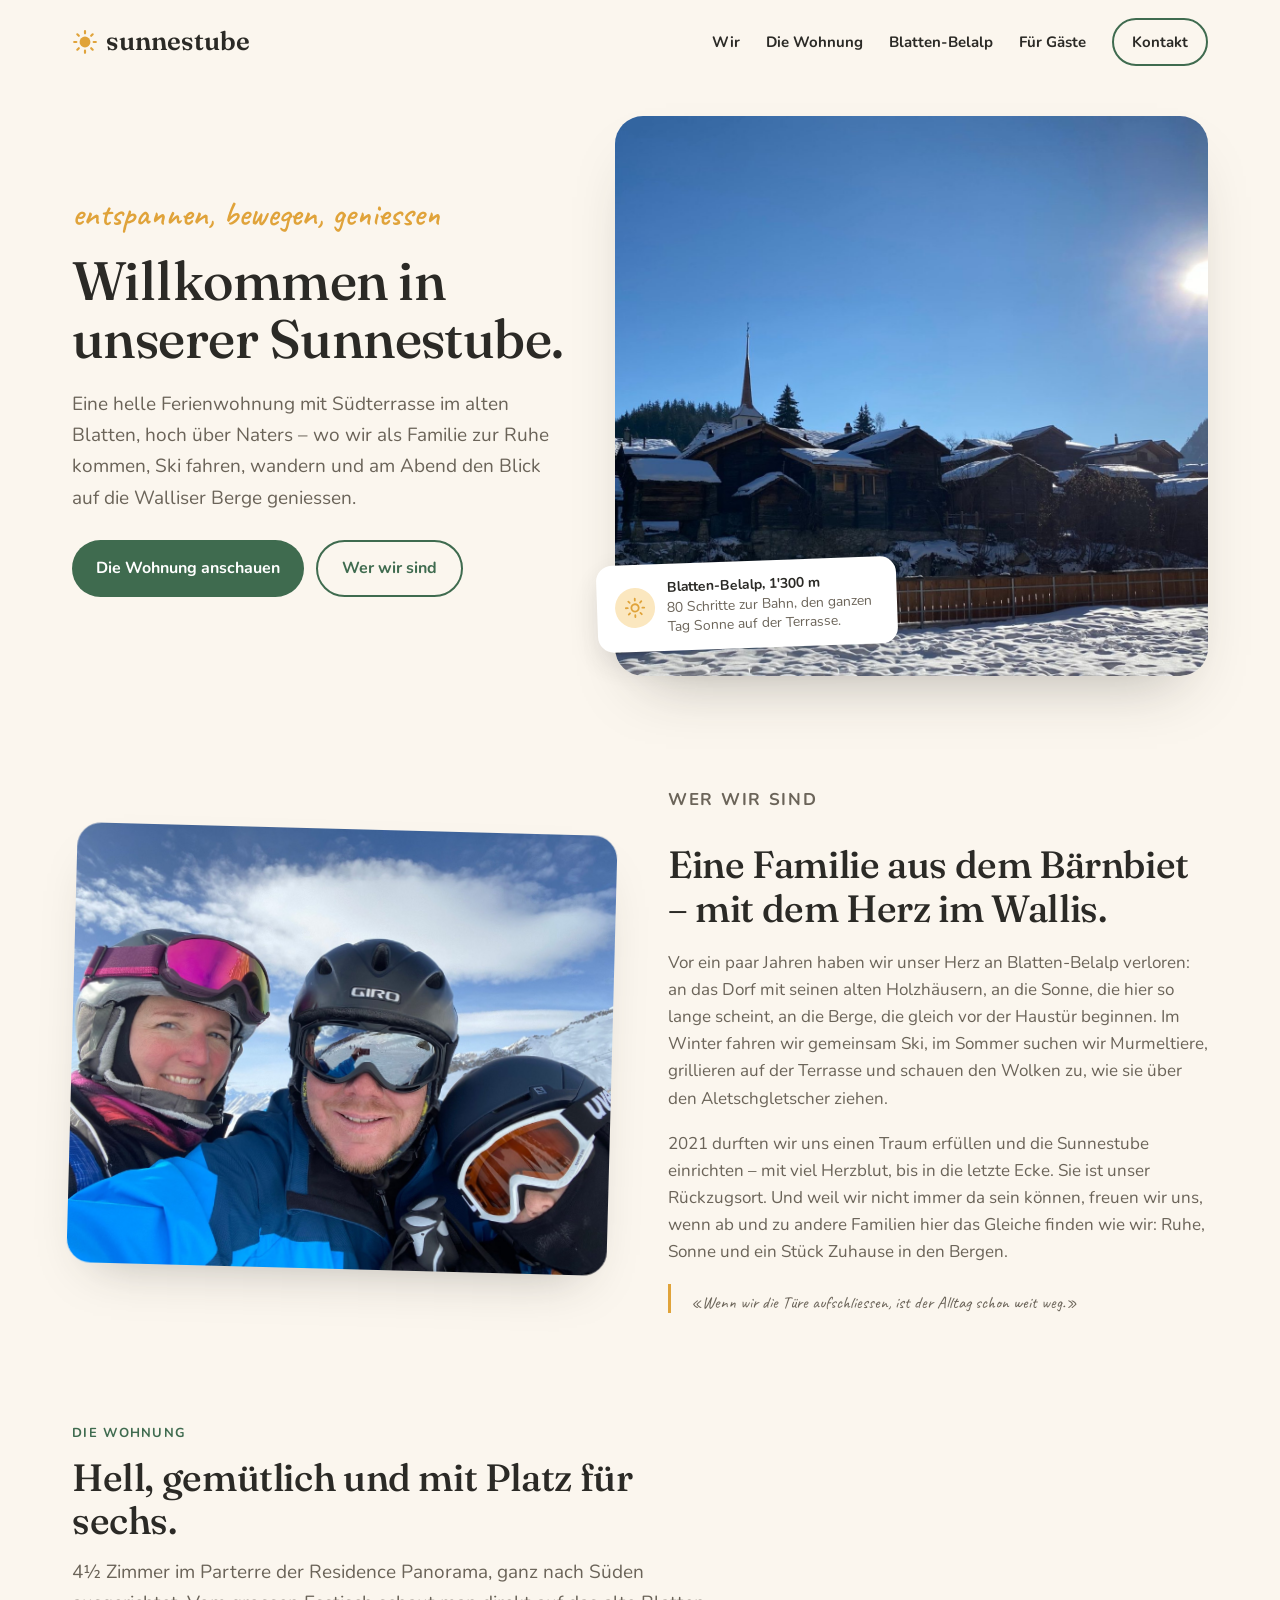
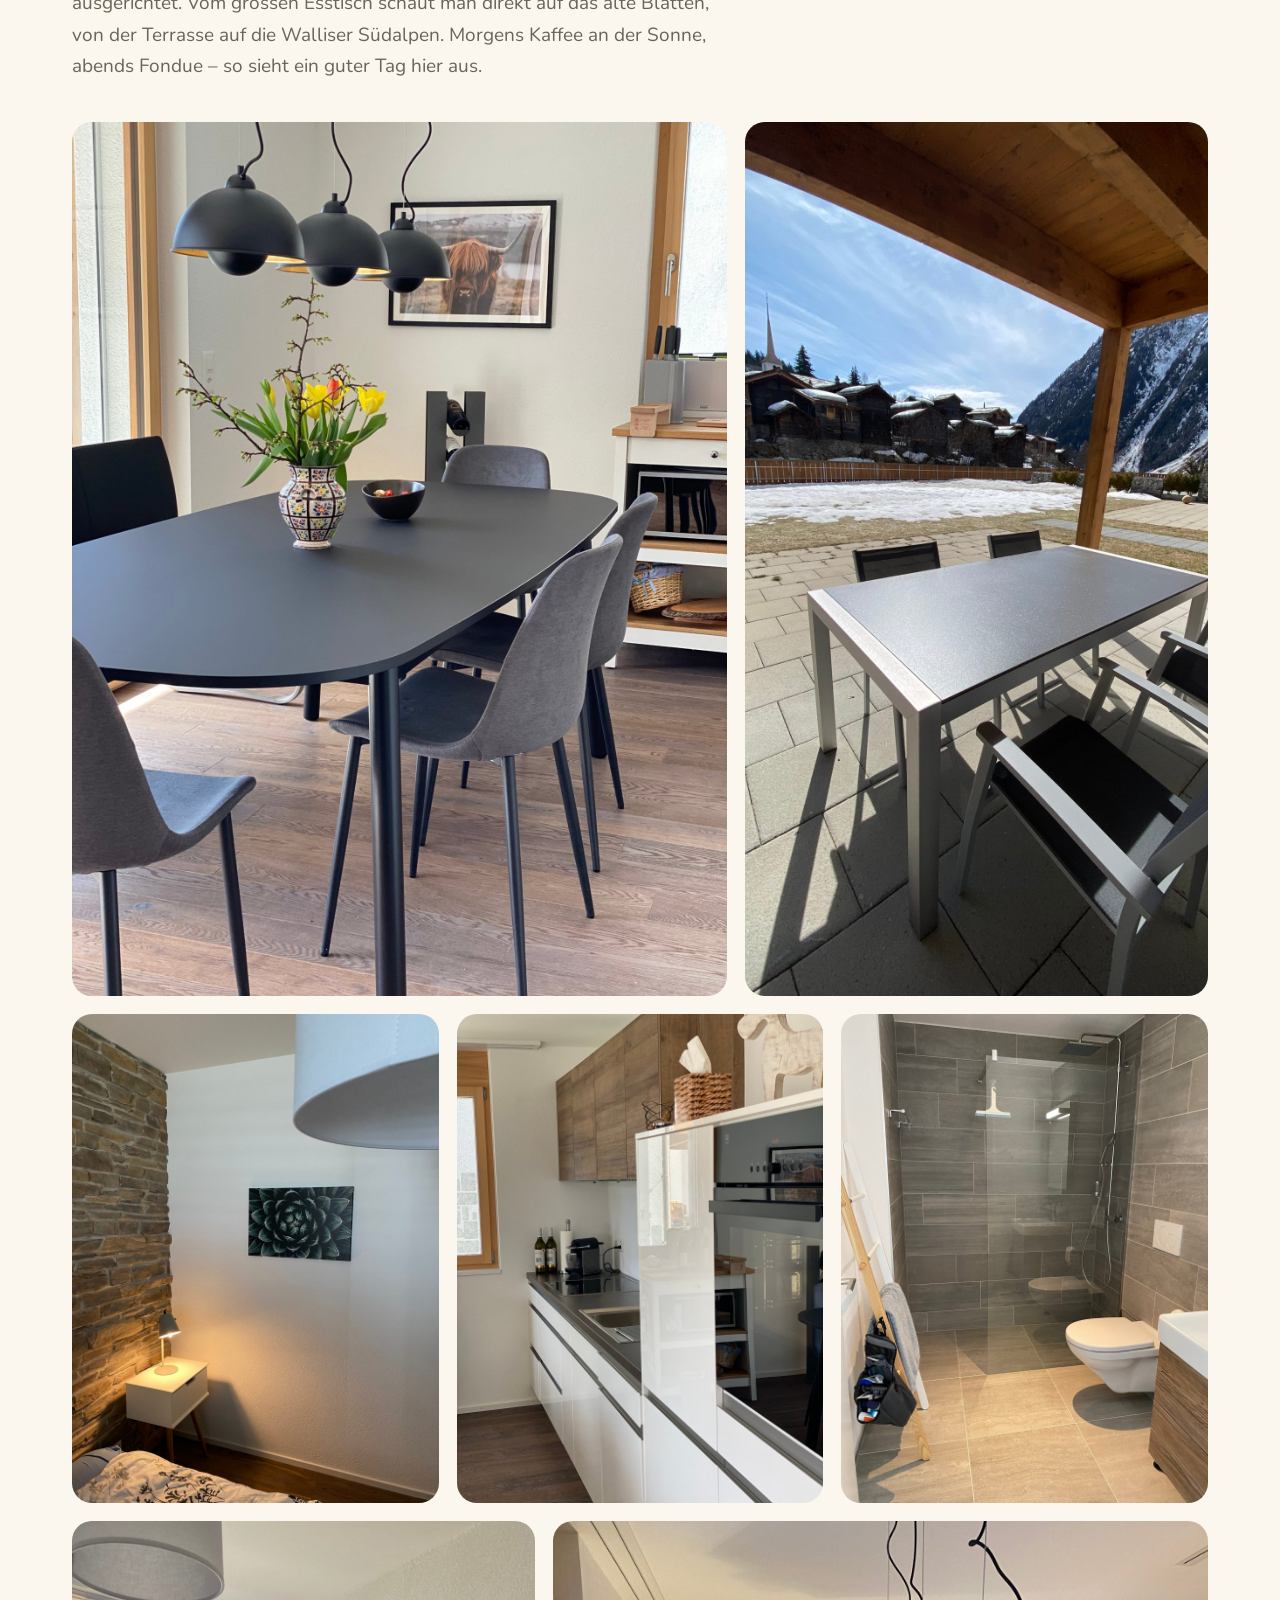
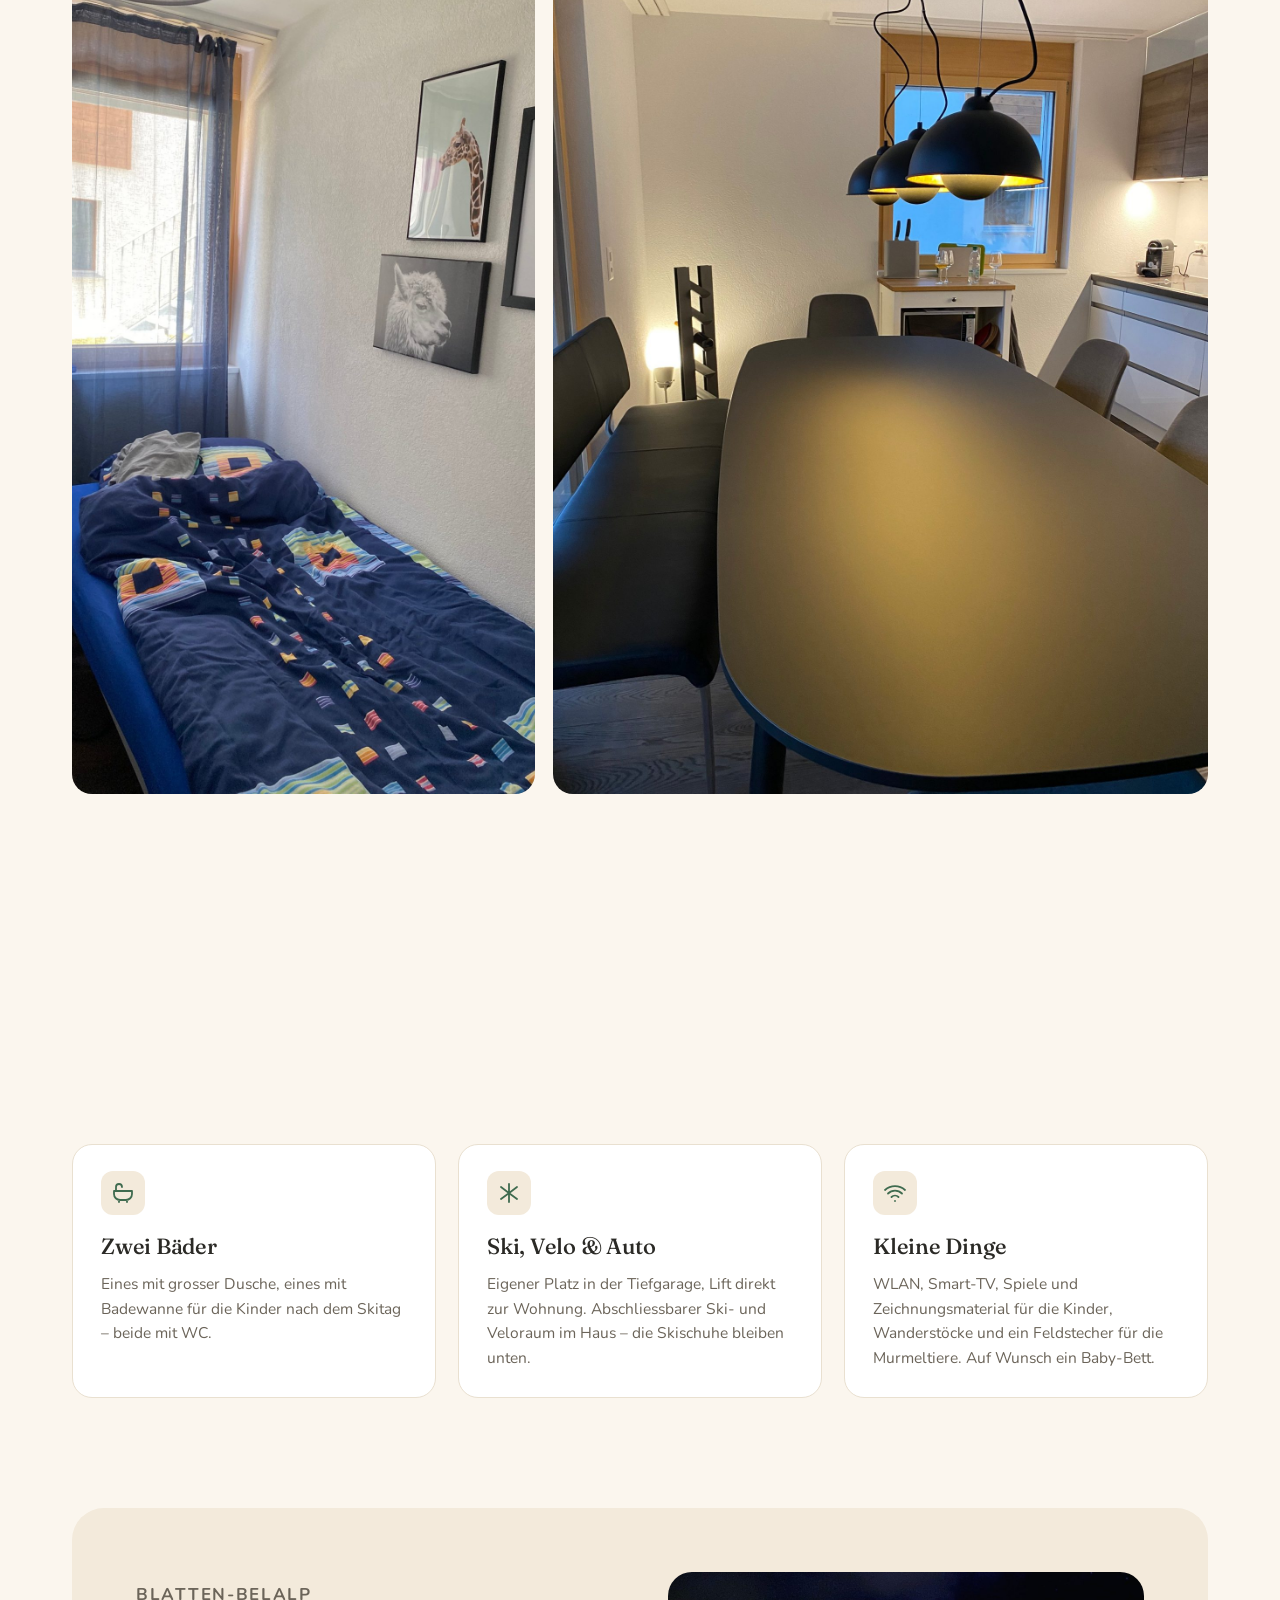
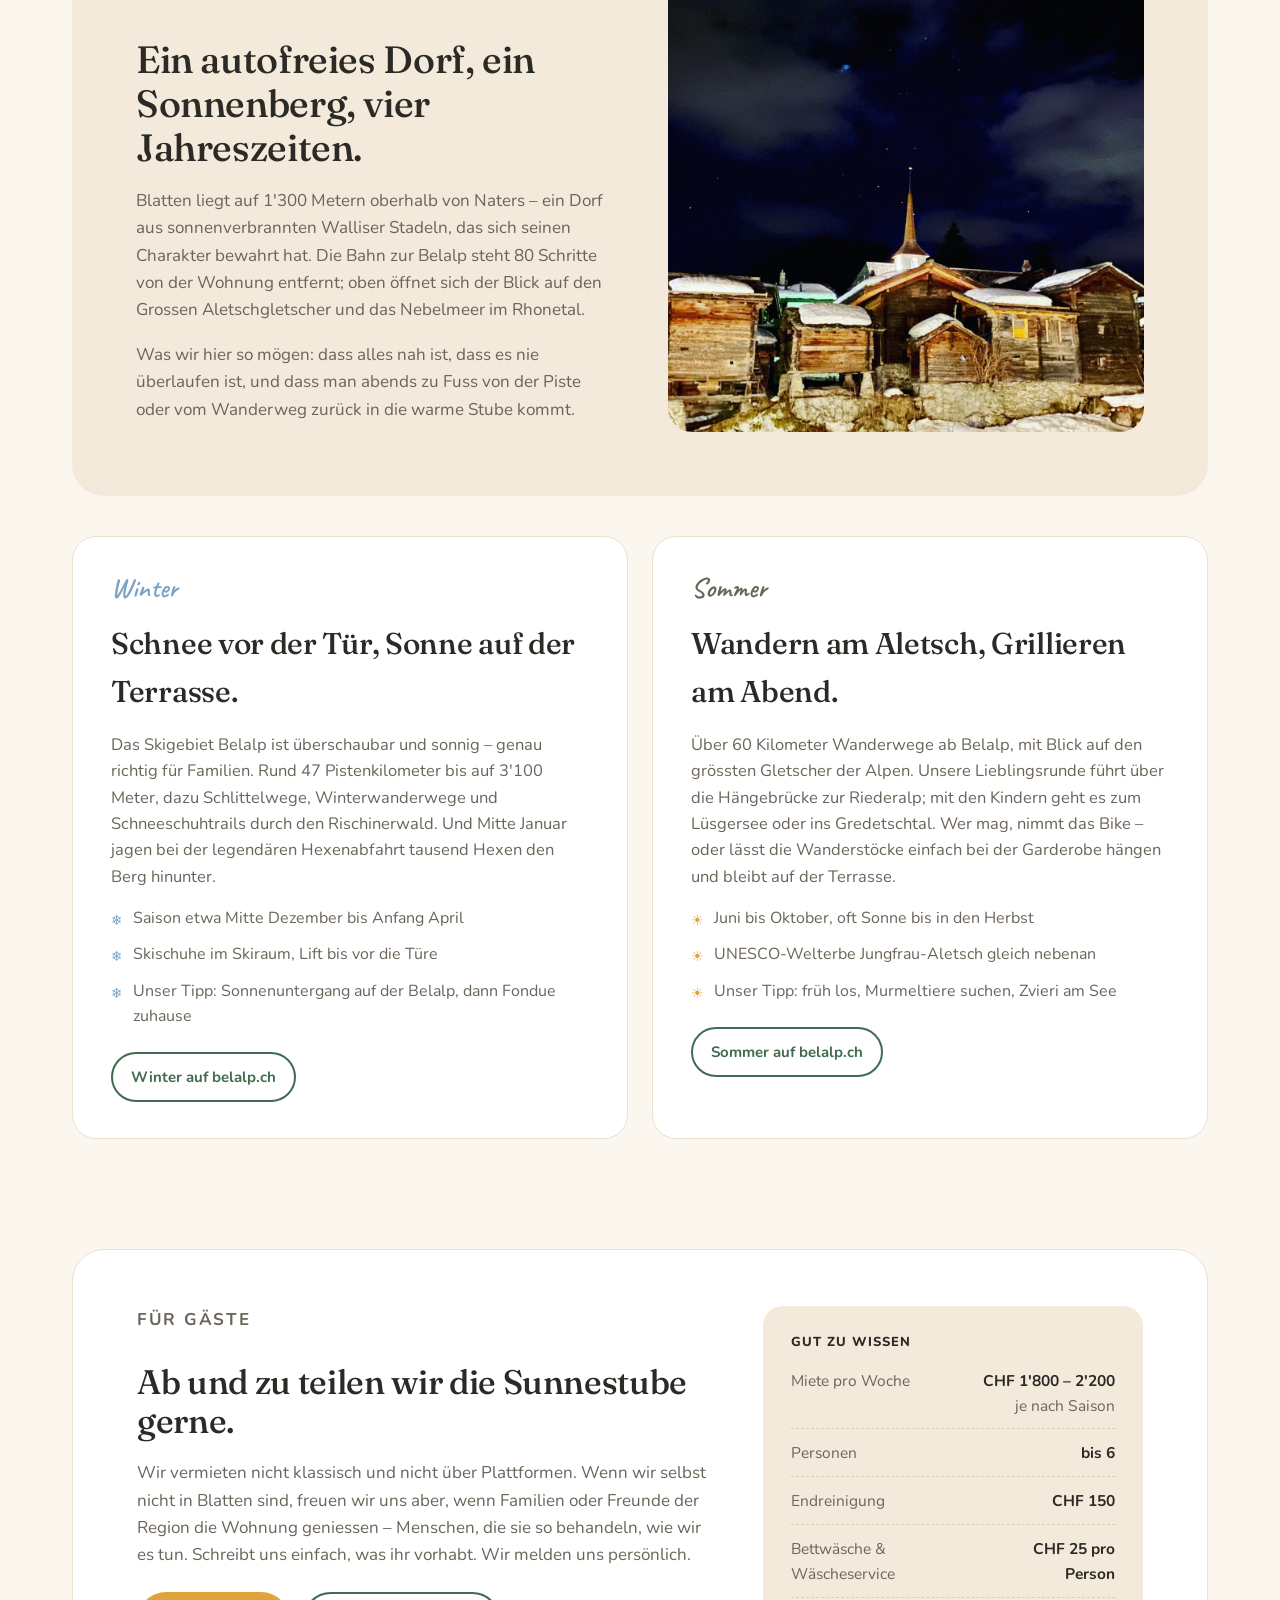
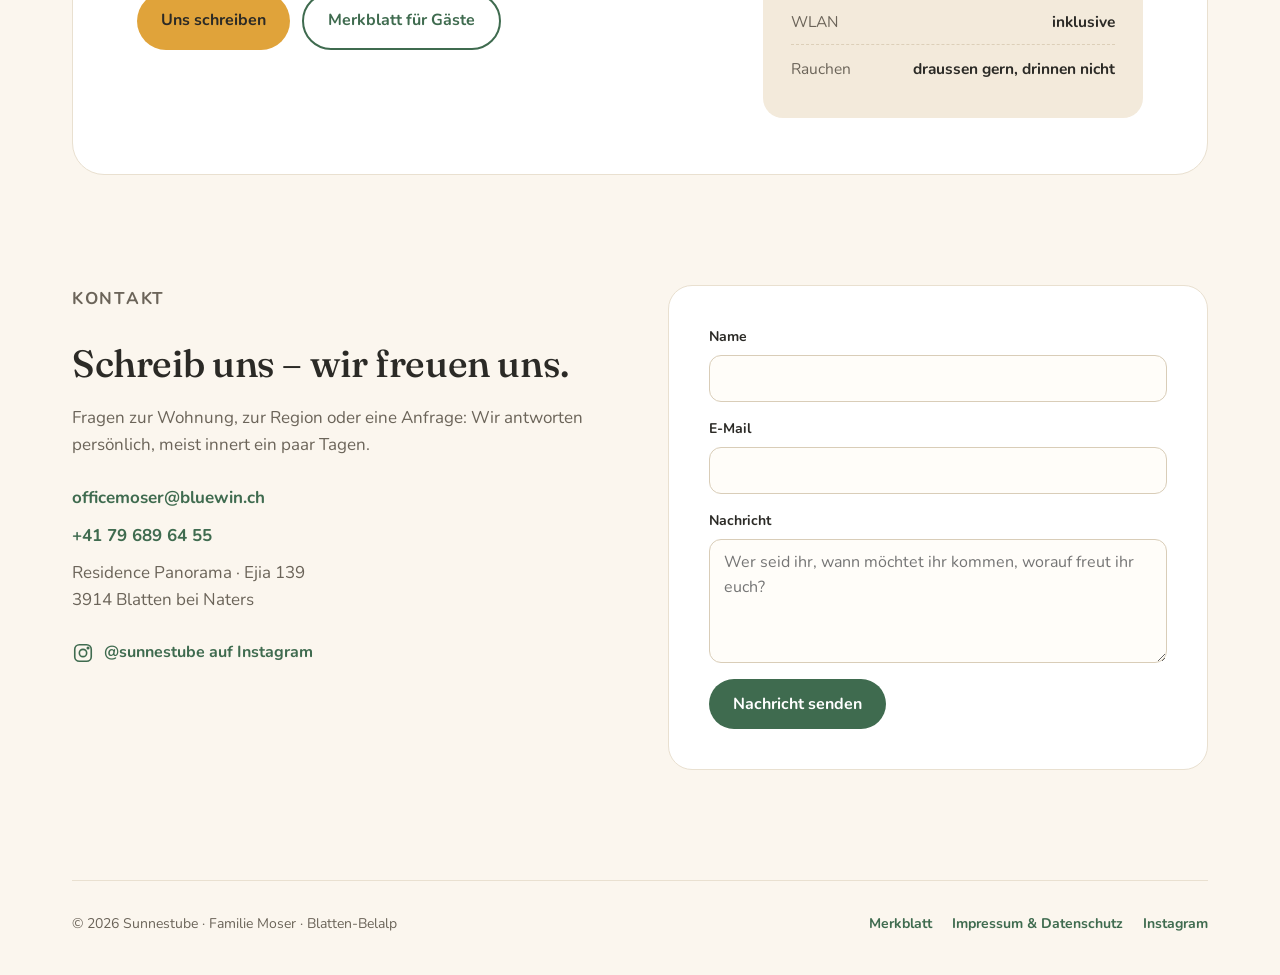
<file: index.html>
<!doctype html>
<html lang="de-CH">
<head>
<meta charset="utf-8">
<meta name="viewport" content="width=device-width, initial-scale=1">
<title>Sunnestube Blatten-Belalp – unsere Ferienwohnung im Wallis</title>
<meta name="description" content="Die Sunnestube: unsere helle 4½-Zimmer-Ferienwohnung mit Südterrasse in Blatten-Belalp, 80 Meter von der Belalp-Bahn. Entspannen, bewegen, geniessen – gelegentlich auch für andere Familien.">
<link rel="canonical" href="https://sunnestube.ch/">
<meta property="og:type" content="website">
<meta property="og:site_name" content="Sunnestube Blatten-Belalp">
<meta property="og:title" content="Sunnestube Blatten-Belalp – unsere Ferienwohnung im Wallis">
<meta property="og:description" content="Helle 4½-Zimmer-Ferienwohnung mit Südterrasse, 80 m von der Belalp-Bahn. Entspannen, bewegen, geniessen.">
<meta property="og:url" content="https://sunnestube.ch/">
<meta property="og:image" content="https://sunnestube.ch/images/blatten-winter.jpg">
<meta name="twitter:card" content="summary_large_image">
<link rel="icon" href="favicon.svg" type="image/svg+xml">
<link rel="preconnect" href="https://fonts.googleapis.com">
<link rel="preconnect" href="https://fonts.gstatic.com" crossorigin>
<link rel="stylesheet" href="https://fonts.googleapis.com/css2?family=Fraunces:opsz,wght@9..144,400;9..144,500;9..144,600&family=Nunito:wght@400;700;800&family=Caveat:wght@600&display=swap">
<link rel="stylesheet" href="style.css">
<script type="application/ld+json">
{
  "@context": "https://schema.org",
  "@type": "VacationRental",
  "name": "Ferienwohnung Sunnestube",
  "description": "4½-Zimmer-Ferienwohnung mit Südterrasse in Blatten-Belalp, Wallis, für max. 6 Personen.",
  "url": "https://sunnestube.ch/",
  "image": "https://sunnestube.ch/images/blatten-winter.jpg",
  "address": {"@type": "PostalAddress","streetAddress": "Residence Panorama, Ejia 139","postalCode": "3914","addressLocality": "Blatten bei Naters","addressRegion": "VS","addressCountry": "CH"},
  "containsPlace": {"@type": "Accommodation","occupancy": {"@type": "QuantitativeValue","maxValue": 6},"numberOfBedrooms": 3,"numberOfBathroomsTotal": 2},
  "smokingAllowed": false
}
</script>
</head>
<body>
<div class="wrap">

<header class="header">
  <a href="#top" class="logo"><svg viewBox="0 0 24 24" aria-hidden="true"><circle cx="12" cy="12" r="5" fill="#e0a33a"/><g stroke="#e0a33a" stroke-width="2" stroke-linecap="round"><path d="M12 2v2M12 20v2M2 12h2M20 12h2M4.9 4.9l1.4 1.4M17.7 17.7l1.4 1.4M4.9 19.1l1.4-1.4M17.7 6.3l1.4-1.4"/></g></svg>sunnestube</a>
  <button class="menu-toggle" aria-label="Menü" aria-expanded="false" aria-controls="hauptnav"><span></span><span></span><span></span></button>
  <nav id="hauptnav" class="nav" aria-label="Hauptnavigation">
    <a href="#familie">Wir</a>
    <a href="#wohnung">Die Wohnung</a>
    <a href="#region">Blatten-Belalp</a>
    <a href="#gaeste">Für Gäste</a>
    <a href="#kontakt" class="btn btn-ghost">Kontakt</a>
  </nav>
</header>

<main>

<!-- Hero -->
<section id="top" class="hero">
  <div class="hero-text">
    <p class="hand">entspannen, bewegen, geniessen</p>
    <h1>Willkommen in unserer Sunnestube.</h1>
    <p class="lead">Eine helle Ferienwohnung mit Südterrasse im alten Blatten, hoch über Naters – wo wir als Familie zur Ruhe kommen, Ski fahren, wandern und am Abend den Blick auf die Walliser Berge geniessen.</p>
    <div class="hero-actions">
      <a href="#wohnung" class="btn btn-primary">Die Wohnung anschauen</a>
      <a href="#familie" class="btn btn-ghost">Wer wir sind</a>
    </div>
  </div>
  <div class="hero-photo">
    <img src="images/blatten-winter.jpg" alt="Das alte Blatten im Winter: verschneite Walliser Stadel und Kirchturm in der Sonne" fetchpriority="high">
    <div class="hero-note">
      <div class="sunicon"><svg viewBox="0 0 24 24" aria-hidden="true"><circle cx="12" cy="12" r="4"/><path d="M12 2v2M12 20v2M2 12h2M20 12h2M4.9 4.9l1.4 1.4M17.7 17.7l1.4 1.4M4.9 19.1l1.4-1.4M17.7 6.3l1.4-1.4"/></svg></div>
      <p><b>Blatten-Belalp, 1'300 m</b><br>80 Schritte zur Bahn, den ganzen Tag Sonne auf der Terrasse.</p>
    </div>
  </div>
</section>

<!-- Familie -->
<section id="familie" class="section two-col">
  <div class="tilt"><img src="images/familie.jpg" alt="Wir drei mit Skihelmen auf der Piste, hinter uns die Berge" loading="lazy"></div>
  <div class="text-col">
    <p class="eyebrow">Wer wir sind</p>
    <h2>Eine Familie aus dem Bärnbiet – mit dem Herz im Wallis.</h2>
    <p>Vor ein paar Jahren haben wir unser Herz an Blatten-Belalp verloren: an das Dorf mit seinen alten Holzhäusern, an die Sonne, die hier so lange scheint, an die Berge, die gleich vor der Haustür beginnen. Im Winter fahren wir gemeinsam Ski, im Sommer suchen wir Murmeltiere, grillieren auf der Terrasse und schauen den Wolken zu, wie sie über den Aletschgletscher ziehen.</p>
    <p>2021 durften wir uns einen Traum erfüllen und die Sunnestube einrichten – mit viel Herzblut, bis in die letzte Ecke. Sie ist unser Rückzugsort. Und weil wir nicht immer da sein können, freuen wir uns, wenn ab und zu andere Familien hier das Gleiche finden wie wir: Ruhe, Sonne und ein Stück Zuhause in den Bergen.</p>
    <p class="quote">«Wenn wir die Türe aufschliessen, ist der Alltag schon weit weg.»</p>
  </div>
</section>

<!-- Die Wohnung -->
<section id="wohnung" class="section">
  <div class="section-head">
    <p class="eyebrow">Die Wohnung</p>
    <h2>Hell, gemütlich und mit Platz für sechs.</h2>
    <p class="lead" style="padding-top:14px">4½ Zimmer im Parterre der Residence Panorama, ganz nach Süden ausgerichtet. Vom grossen Esstisch schaut man direkt auf das alte Blatten, von der Terrasse auf die Walliser Südalpen. Morgens Kaffee an der Sonne, abends Fondue – so sieht ein guter Tag hier aus.</p>
  </div>

  <div class="gallery">
    <img class="g1" src="images/esszimmer.jpg" alt="Esszimmer mit grossem Tisch, warmen Pendelleuchten und dem Hochlandrind an der Wand" loading="lazy">
    <img class="g2" src="images/terrasse.jpg" alt="Gedeckte Terrasse mit Blick auf das alte Blatten und die Berge" loading="lazy">
    <img class="g3" src="images/schlafzimmer.jpg" alt="Schlafzimmer mit Natursteinwand und sanftem Licht" loading="lazy">
    <img class="g4" src="images/kueche.jpg" alt="Offene Küche mit Nespresso-Maschine" loading="lazy">
    <img class="g5" src="images/bad-dusche.jpg" alt="Badezimmer mit grosser Walk-in-Dusche" loading="lazy">
    <img class="g6" src="images/kinderzimmer.jpg" alt="Kinderzimmer mit bunten Bildern" loading="lazy">
    <img class="g7" src="images/esszimmer-abend.jpg" alt="Esszimmer am Abend, warmes Licht über dem Tisch" loading="lazy">
  </div>

  <div class="comfort">
    <div><div class="ico"><svg viewBox="0 0 24 24" aria-hidden="true"><path d="M3 12h18M5 12V7a2 2 0 0 1 2-2h10a2 2 0 0 1 2 2v5M3 12v6M21 12v6M7 10h4v2M13 10h4v2"/></svg></div><h3>Gut schlafen</h3><p>Ein Schlafzimmer mit Boxspringbett und Natursteinwand, eines mit zwei Einzelbetten und ein Kinderzimmer mit Bett und Bettsofa. Bettwäsche richten wir für euch.</p></div>
    <div><div class="ico"><svg viewBox="0 0 24 24" aria-hidden="true"><path d="M4 20h16M6 20V9l6-5 6 5v11M10 20v-6h4v6"/></svg></div><h3>Die Terrasse</h3><p>Unser Lieblingsplatz: gedeckt, nach Süden, mit Gasgrill und Blick auf die Stadel des alten Dorfs. Im Winter mit Wolldecke, im Sommer bis spät am Abend.</p></div>
    <div><div class="ico"><svg viewBox="0 0 24 24" aria-hidden="true"><path d="M4 7h16v4H4zM6 11v9h12v-9M9 7V4h6v3"/></svg></div><h3>Kochen &amp; Fondue</h3><p>Offene Küche mit allem, was es braucht – Geschirrspüler, Nespresso, Backofen. Dazu Fondue-Set, Tischgrill und eine Fonduebar für draussen.</p></div>
    <div><div class="ico"><svg viewBox="0 0 24 24" aria-hidden="true"><path d="M5 10V6a3 3 0 0 1 6 0M3 10h18v3a6 6 0 0 1-6 6H9a6 6 0 0 1-6-6zM8 19v2M16 19v2"/></svg></div><h3>Zwei Bäder</h3><p>Eines mit grosser Dusche, eines mit Badewanne für die Kinder nach dem Skitag – beide mit WC.</p></div>
    <div><div class="ico"><svg viewBox="0 0 24 24" aria-hidden="true"><path d="M4 18 20 6M4 6l16 12M12 3v18"/></svg></div><h3>Ski, Velo &amp; Auto</h3><p>Eigener Platz in der Tiefgarage, Lift direkt zur Wohnung. Abschliessbarer Ski- und Veloraum im Haus – die Skischuhe bleiben unten.</p></div>
    <div><div class="ico"><svg viewBox="0 0 24 24" aria-hidden="true"><path d="M2 9a15 15 0 0 1 20 0M5 12.5a10 10 0 0 1 14 0M8.5 16a5 5 0 0 1 7 0M12 20h.01"/></svg></div><h3>Kleine Dinge</h3><p>WLAN, Smart-TV, Spiele und Zeichnungsmaterial für die Kinder, Wanderstöcke und ein Feldstecher für die Murmeltiere. Auf Wunsch ein Baby-Bett.</p></div>
  </div>
</section>

<!-- Region -->
<section id="region" class="section">
  <div class="region">
    <div class="text-col">
      <p class="eyebrow">Blatten-Belalp</p>
      <h2>Ein autofreies Dorf, ein Sonnenberg, vier Jahreszeiten.</h2>
      <p>Blatten liegt auf 1'300 Metern oberhalb von Naters – ein Dorf aus sonnenverbrannten Walliser Stadeln, das sich seinen Charakter bewahrt hat. Die Bahn zur Belalp steht 80 Schritte von der Wohnung entfernt; oben öffnet sich der Blick auf den Grossen Aletschgletscher und das Nebelmeer im Rhonetal.</p>
      <p>Was wir hier so mögen: dass alles nah ist, dass es nie überlaufen ist, und dass man abends zu Fuss von der Piste oder vom Wanderweg zurück in die warme Stube kommt.</p>
    </div>
    <img src="images/blatten-nacht.jpg" alt="Das alte Blatten bei Nacht unter dem Sternenhimmel" loading="lazy">
  </div>

  <div class="seasons">
    <div class="season season-winter">
      <p class="hand" style="color:#7aa3c4">Winter</p>
      <h3>Schnee vor der Tür, Sonne auf der Terrasse.</h3>
      <p>Das Skigebiet Belalp ist überschaubar und sonnig – genau richtig für Familien. Rund 47 Pistenkilometer bis auf 3'100 Meter, dazu Schlittelwege, Winterwanderwege und Schneeschuhtrails durch den Rischinerwald. Und Mitte Januar jagen bei der legendären Hexenabfahrt tausend Hexen den Berg hinunter.</p>
      <ul>
        <li>Saison etwa Mitte Dezember bis Anfang April</li>
        <li>Skischuhe im Skiraum, Lift bis vor die Türe</li>
        <li>Unser Tipp: Sonnenuntergang auf der Belalp, dann Fondue zuhause</li>
      </ul>
      <div class="actions"><a href="https://www.belalp.ch/entdecken/winter" rel="noopener" class="btn btn-ghost btn-sm">Winter auf belalp.ch</a></div>
    </div>
    <div class="season season-summer">
      <p class="hand">Sommer</p>
      <h3>Wandern am Aletsch, Grillieren am Abend.</h3>
      <p>Über 60 Kilometer Wanderwege ab Belalp, mit Blick auf den grössten Gletscher der Alpen. Unsere Lieblingsrunde führt über die Hängebrücke zur Riederalp; mit den Kindern geht es zum Lüsgersee oder ins Gredetschtal. Wer mag, nimmt das Bike – oder lässt die Wanderstöcke einfach bei der Garderobe hängen und bleibt auf der Terrasse.</p>
      <ul>
        <li>Juni bis Oktober, oft Sonne bis in den Herbst</li>
        <li>UNESCO-Welterbe Jungfrau-Aletsch gleich nebenan</li>
        <li>Unser Tipp: früh los, Murmeltiere suchen, Zvieri am See</li>
      </ul>
      <div class="actions"><a href="https://www.belalp.ch/entdecken/sommer" rel="noopener" class="btn btn-ghost btn-sm">Sommer auf belalp.ch</a></div>
    </div>
  </div>
</section>

<!-- Für Gäste -->
<section id="gaeste" class="section">
  <div class="guests">
    <div class="text-col" style="max-width:none">
      <p class="eyebrow">Für Gäste</p>
      <h2>Ab und zu teilen wir die Sunnestube gerne.</h2>
      <p>Wir vermieten nicht klassisch und nicht über Plattformen. Wenn wir selbst nicht in Blatten sind, freuen wir uns aber, wenn Familien oder Freunde der Region die Wohnung geniessen – Menschen, die sie so behandeln, wie wir es tun. Schreibt uns einfach, was ihr vorhabt. Wir melden uns persönlich.</p>
      <div class="hero-actions"><a href="#kontakt" class="btn btn-sun">Uns schreiben</a><a href="merkblatt.html" class="btn btn-ghost">Merkblatt für Gäste</a></div>
    </div>
    <div class="kv">
      <h3>Gut zu wissen</h3>
      <div class="row"><span>Miete pro Woche</span><b>CHF 1'800 – 2'200<br><span style="font-weight:400;color:var(--muted)">je nach Saison</span></b></div>
      <div class="row"><span>Personen</span><b>bis 6</b></div>
      <div class="row"><span>Endreinigung</span><b>CHF 150</b></div>
      <div class="row"><span>Bettwäsche &amp; Wäscheservice</span><b>CHF 25 pro Person</b></div>
      <div class="row"><span>WLAN</span><b>inklusive</b></div>
      <div class="row" style="border:0"><span>Rauchen</span><b>draussen gern, drinnen nicht</b></div>
    </div>
  </div>
</section>

<!-- Kontakt -->
<section id="kontakt" class="section contact">
  <div class="text-col">
    <p class="eyebrow">Kontakt</p>
    <h2>Schreib uns – wir freuen uns.</h2>
    <p>Fragen zur Wohnung, zur Region oder eine Anfrage: Wir antworten persönlich, meist innert ein paar Tagen.</p>
    <div class="contact-details">
      <a href="mailto:officemoser@bluewin.ch">officemoser@bluewin.ch</a>
      <a href="tel:+41796896455">+41 79 689 64 55</a>
      <p class="muted">Residence Panorama · Ejia 139<br>3914 Blatten bei Naters</p>
    </div>
    <a href="https://www.instagram.com/sunnestube/" rel="noopener" class="iglink"><svg aria-hidden="true" viewBox="0 0 24 24"><rect x="3" y="3" width="18" height="18" rx="5"/><circle cx="12" cy="12" r="4"/><circle cx="17.5" cy="6.5" r=".8" fill="currentColor"/></svg>@sunnestube auf Instagram</a>
  </div>
  <form class="form" name="kontakt" method="POST" action="/danke.html" data-netlify="true" netlify-honeypot="firma">
    <input type="hidden" name="form-name" value="kontakt">
    <p class="hp"><label>Firma <input name="firma"></label></p>
    <div class="field"><label for="name">Name</label><input id="name" name="name" type="text" required autocomplete="name"></div>
    <div class="field"><label for="email">E-Mail</label><input id="email" name="email" type="email" required autocomplete="email"></div>
    <div class="field"><label for="msg">Nachricht</label><textarea id="msg" name="nachricht" rows="4" required placeholder="Wer seid ihr, wann möchtet ihr kommen, worauf freut ihr euch?"></textarea></div>
    <button type="submit" class="btn btn-primary" style="align-self:flex-start">Nachricht senden</button>
  </form>
</section>

</main>

<footer class="footer">
  <span>© 2026 Sunnestube · Familie Moser · Blatten-Belalp</span>
  <div class="footer-links"><a href="merkblatt.html">Merkblatt</a><a href="impressum.html">Impressum &amp; Datenschutz</a><a href="https://www.instagram.com/sunnestube/" rel="noopener">Instagram</a></div>
</footer>

</div>
<script src="script.js" defer></script>
</body>
</html>
</file>
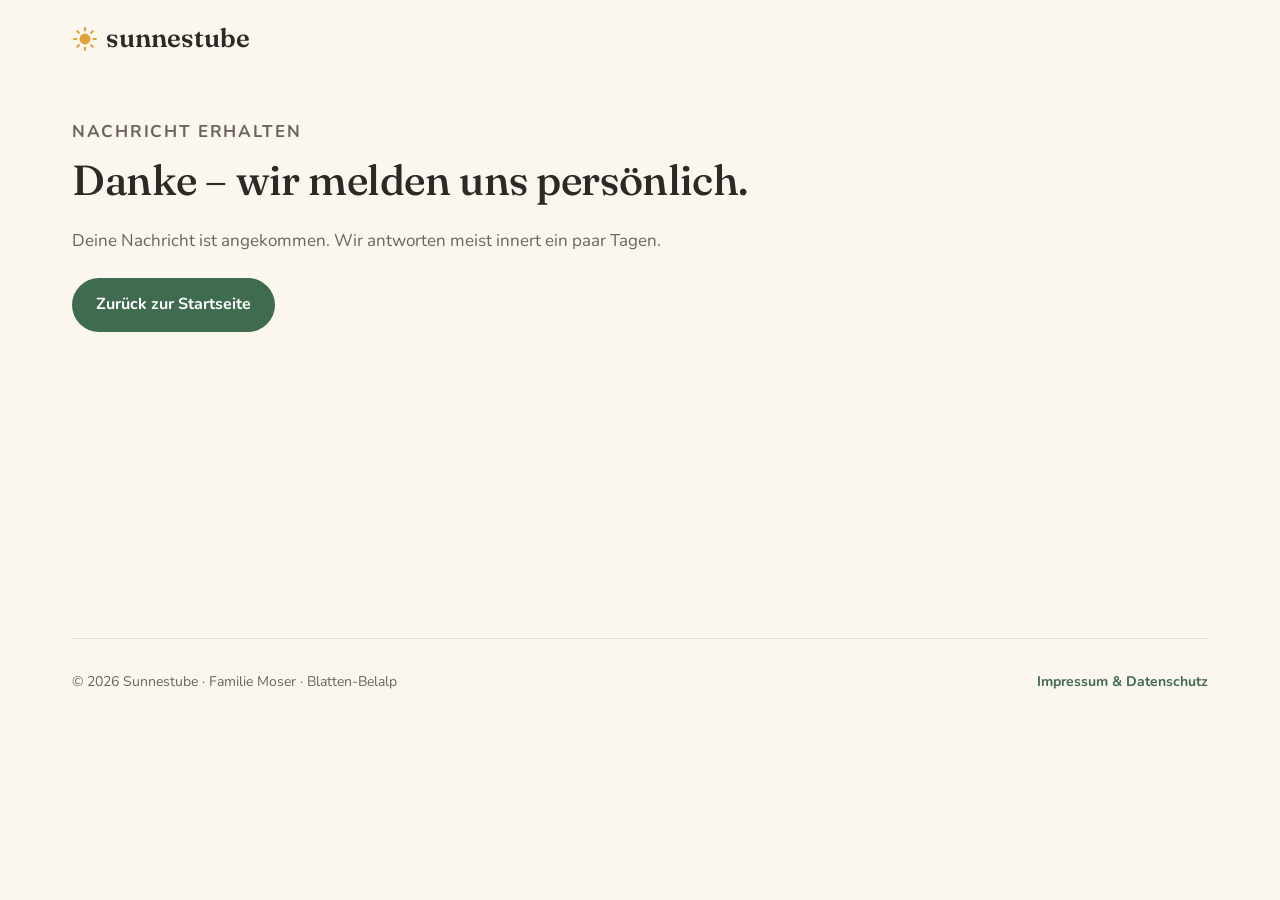
<file: danke.html>
<!doctype html>
<html lang="de-CH">
<head>
<meta charset="utf-8">
<meta name="viewport" content="width=device-width, initial-scale=1">
<title>Danke – Sunnestube Blatten-Belalp</title>
<meta name="robots" content="noindex">
<link rel="icon" href="favicon.svg" type="image/svg+xml">
<link rel="preconnect" href="https://fonts.googleapis.com">
<link rel="preconnect" href="https://fonts.gstatic.com" crossorigin>
<link rel="stylesheet" href="https://fonts.googleapis.com/css2?family=Fraunces:opsz,wght@9..144,400;9..144,500;9..144,600&family=Nunito:wght@400;700;800&family=Caveat:wght@600&display=swap">
<link rel="stylesheet" href="style.css">
</head>
<body>
<div class="wrap">
<header class="header">
  <a href="index.html" class="logo"><svg viewBox="0 0 24 24" aria-hidden="true"><circle cx="12" cy="12" r="5" fill="#e0a33a"/><g stroke="#e0a33a" stroke-width="2" stroke-linecap="round"><path d="M12 2v2M12 20v2M2 12h2M20 12h2M4.9 4.9l1.4 1.4M17.7 17.7l1.4 1.4M4.9 19.1l1.4-1.4M17.7 6.3l1.4-1.4"/></g></svg>sunnestube</a>
</header>
<main class="page" style="min-height:50vh">
  <p class="eyebrow">Nachricht erhalten</p>
  <h1>Danke – wir melden uns persönlich.</h1>
  <p>Deine Nachricht ist angekommen. Wir antworten meist innert ein paar Tagen.</p>
  <p style="padding-top:12px"><a href="index.html" class="btn btn-primary">Zurück zur Startseite</a></p>
</main>
<footer class="footer">
  <span>© 2026 Sunnestube · Familie Moser · Blatten-Belalp</span>
  <div class="footer-links"><a href="impressum.html">Impressum &amp; Datenschutz</a></div>
</footer>
</div>
<script src="script.js" defer></script>
</body>
</html>
</file>
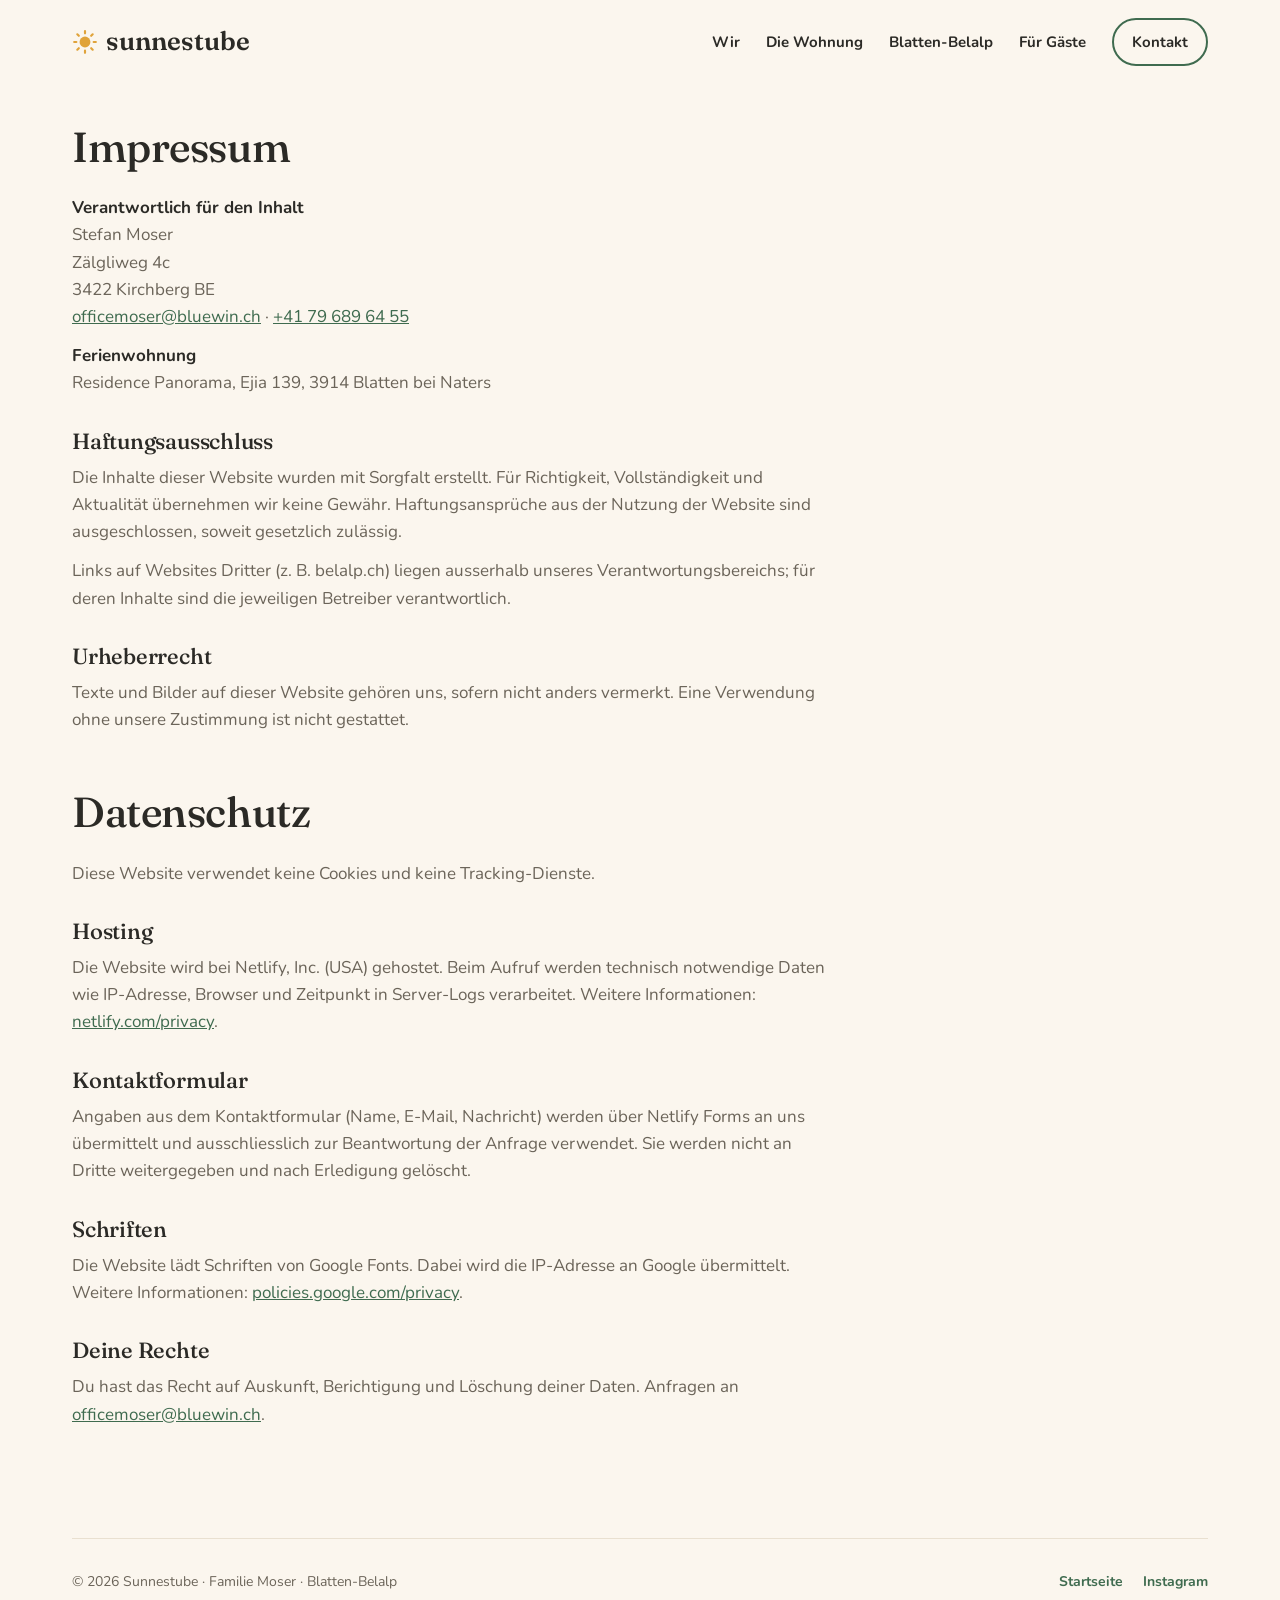
<file: impressum.html>
<!doctype html>
<html lang="de-CH">
<head>
<meta charset="utf-8">
<meta name="viewport" content="width=device-width, initial-scale=1">
<title>Impressum &amp; Datenschutz – Sunnestube Blatten-Belalp</title>
<meta name="description" content="Impressum und Datenschutzhinweise der Website sunnestube.ch.">
<meta name="robots" content="noindex, follow">
<link rel="icon" href="favicon.svg" type="image/svg+xml">
<link rel="preconnect" href="https://fonts.googleapis.com">
<link rel="preconnect" href="https://fonts.gstatic.com" crossorigin>
<link rel="stylesheet" href="https://fonts.googleapis.com/css2?family=Fraunces:opsz,wght@9..144,400;9..144,500;9..144,600&family=Nunito:wght@400;700;800&family=Caveat:wght@600&display=swap">
<link rel="stylesheet" href="style.css">
</head>
<body>
<div class="wrap">

<header class="header">
  <a href="index.html" class="logo"><svg viewBox="0 0 24 24" aria-hidden="true"><circle cx="12" cy="12" r="5" fill="#e0a33a"/><g stroke="#e0a33a" stroke-width="2" stroke-linecap="round"><path d="M12 2v2M12 20v2M2 12h2M20 12h2M4.9 4.9l1.4 1.4M17.7 17.7l1.4 1.4M4.9 19.1l1.4-1.4M17.7 6.3l1.4-1.4"/></g></svg>sunnestube</a>
  <button class="menu-toggle" aria-label="Menü" aria-expanded="false" aria-controls="hauptnav"><span></span><span></span><span></span></button>
  <nav id="hauptnav" class="nav" aria-label="Hauptnavigation">
    <a href="index.html#familie">Wir</a>
    <a href="index.html#wohnung">Die Wohnung</a>
    <a href="index.html#region">Blatten-Belalp</a>
    <a href="index.html#gaeste">Für Gäste</a>
    <a href="index.html#kontakt" class="btn btn-ghost">Kontakt</a>
  </nav>
</header>

<main class="page">
  <h1>Impressum</h1>
  <p><strong style="color:var(--ink)">Verantwortlich für den Inhalt</strong><br>
  Stefan Moser<br>
  Zälgliweg 4c<br>
  3422 Kirchberg BE<br>
  <a href="mailto:officemoser@bluewin.ch">officemoser@bluewin.ch</a> · <a href="tel:+41796896455">+41 79 689 64 55</a></p>

  <p><strong style="color:var(--ink)">Ferienwohnung</strong><br>Residence Panorama, Ejia 139, 3914 Blatten bei Naters</p>

  <h2>Haftungsausschluss</h2>
  <p>Die Inhalte dieser Website wurden mit Sorgfalt erstellt. Für Richtigkeit, Vollständigkeit und Aktualität übernehmen wir keine Gewähr. Haftungsansprüche aus der Nutzung der Website sind ausgeschlossen, soweit gesetzlich zulässig.</p>
  <p>Links auf Websites Dritter (z.&nbsp;B. belalp.ch) liegen ausserhalb unseres Verantwortungsbereichs; für deren Inhalte sind die jeweiligen Betreiber verantwortlich.</p>

  <h2>Urheberrecht</h2>
  <p>Texte und Bilder auf dieser Website gehören uns, sofern nicht anders vermerkt. Eine Verwendung ohne unsere Zustimmung ist nicht gestattet.</p>

  <h1 style="margin-top:56px">Datenschutz</h1>
  <p>Diese Website verwendet keine Cookies und keine Tracking-Dienste.</p>

  <h2>Hosting</h2>
  <p>Die Website wird bei Netlify, Inc. (USA) gehostet. Beim Aufruf werden technisch notwendige Daten wie IP-Adresse, Browser und Zeitpunkt in Server-Logs verarbeitet. Weitere Informationen: <a href="https://www.netlify.com/privacy/" rel="noopener">netlify.com/privacy</a>.</p>

  <h2>Kontaktformular</h2>
  <p>Angaben aus dem Kontaktformular (Name, E-Mail, Nachricht) werden über Netlify Forms an uns übermittelt und ausschliesslich zur Beantwortung der Anfrage verwendet. Sie werden nicht an Dritte weitergegeben und nach Erledigung gelöscht.</p>

  <h2>Schriften</h2>
  <p>Die Website lädt Schriften von Google Fonts. Dabei wird die IP-Adresse an Google übermittelt. Weitere Informationen: <a href="https://policies.google.com/privacy" rel="noopener">policies.google.com/privacy</a>.</p>

  <h2>Deine Rechte</h2>
  <p>Du hast das Recht auf Auskunft, Berichtigung und Löschung deiner Daten. Anfragen an <a href="mailto:officemoser@bluewin.ch">officemoser@bluewin.ch</a>.</p>
</main>

<footer class="footer">
  <span>© 2026 Sunnestube · Familie Moser · Blatten-Belalp</span>
  <div class="footer-links"><a href="index.html">Startseite</a><a href="https://www.instagram.com/sunnestube/" rel="noopener">Instagram</a></div>
</footer>

</div>
<script src="script.js" defer></script>
</body>
</html>
</file>
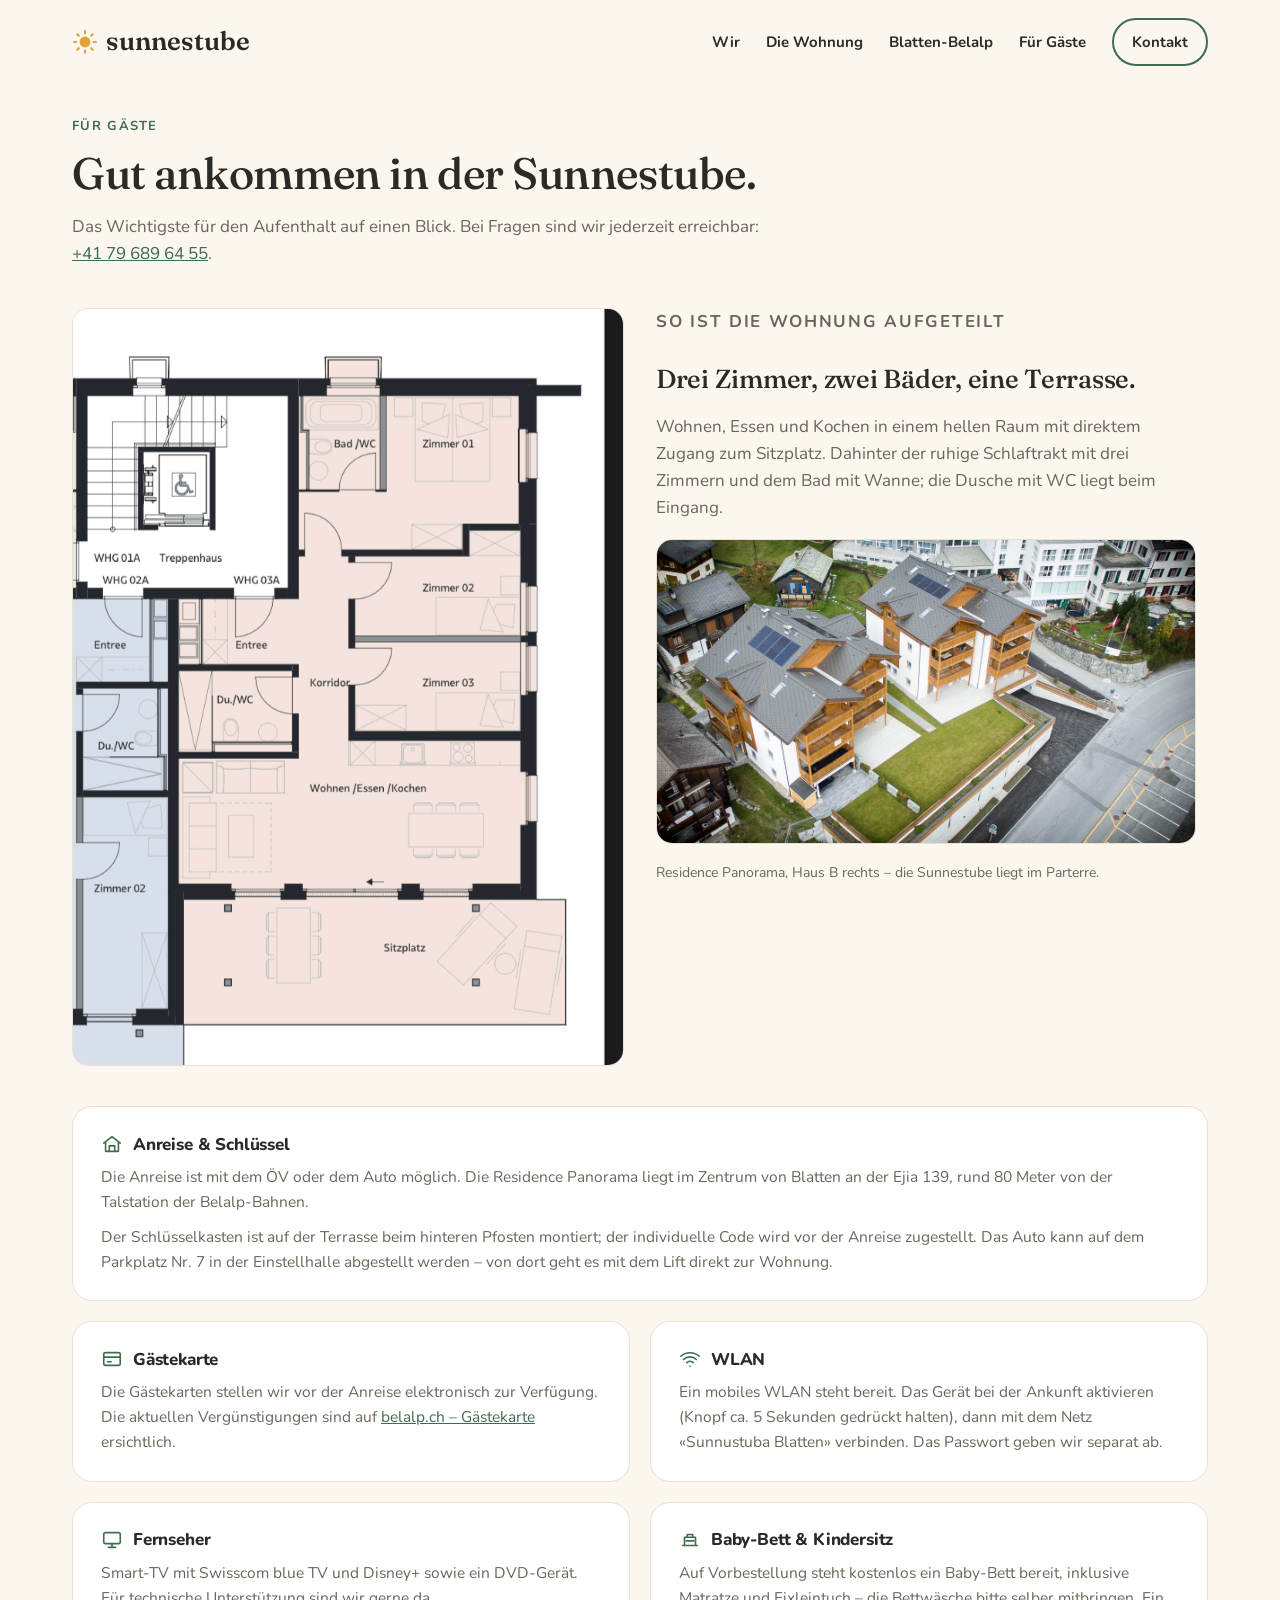
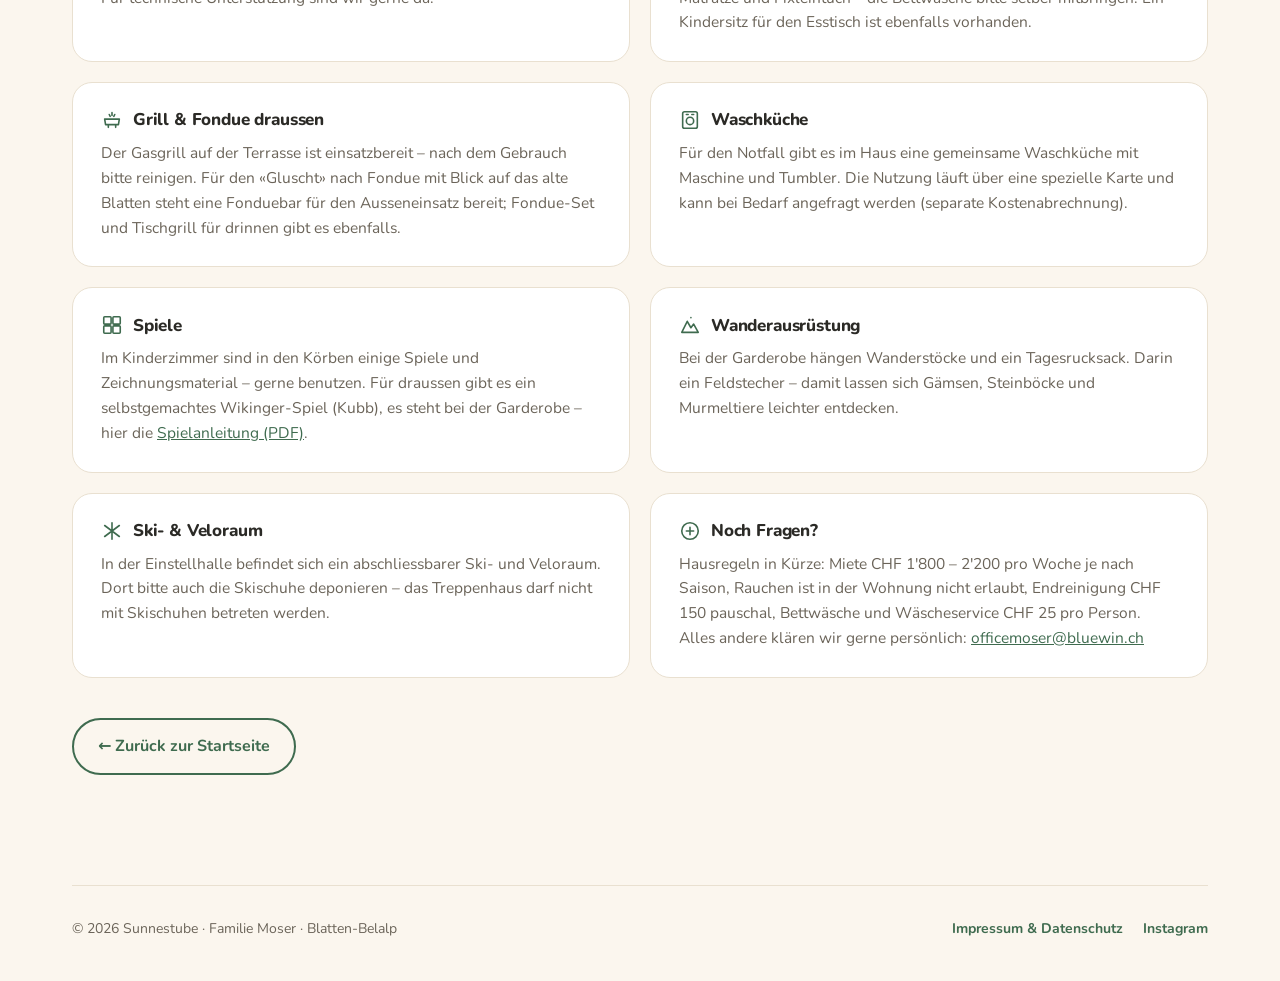
<file: merkblatt.html>
<!doctype html>
<html lang="de-CH">
<head>
<meta charset="utf-8">
<meta name="viewport" content="width=device-width, initial-scale=1">
<title>Merkblatt für Gäste – Sunnestube Blatten-Belalp</title>
<meta name="description" content="Alles für den Aufenthalt in der Sunnestube: Anreise, Schlüssel, Gästekarte, WLAN, TV, Baby-Bett, Grill, Waschküche, Spiele, Wanderausrüstung, Skiraum.">
<meta name="robots" content="noindex, follow">
<link rel="icon" href="favicon.svg" type="image/svg+xml">
<link rel="preconnect" href="https://fonts.googleapis.com">
<link rel="preconnect" href="https://fonts.gstatic.com" crossorigin>
<link rel="stylesheet" href="https://fonts.googleapis.com/css2?family=Fraunces:opsz,wght@9..144,400;9..144,500;9..144,600&family=Nunito:wght@400;700;800&family=Caveat:wght@600&display=swap">
<link rel="stylesheet" href="style.css">
</head>
<body>
<div class="wrap">

<header class="header">
  <a href="index.html" class="logo"><svg viewBox="0 0 24 24" aria-hidden="true"><circle cx="12" cy="12" r="5" fill="#e0a33a"/><g stroke="#e0a33a" stroke-width="2" stroke-linecap="round"><path d="M12 2v2M12 20v2M2 12h2M20 12h2M4.9 4.9l1.4 1.4M17.7 17.7l1.4 1.4M4.9 19.1l1.4-1.4M17.7 6.3l1.4-1.4"/></g></svg>sunnestube</a>
  <button class="menu-toggle" aria-label="Menü" aria-expanded="false" aria-controls="hauptnav"><span></span><span></span><span></span></button>
  <nav id="hauptnav" class="nav" aria-label="Hauptnavigation">
    <a href="index.html#familie">Wir</a>
    <a href="index.html#wohnung">Die Wohnung</a>
    <a href="index.html#region">Blatten-Belalp</a>
    <a href="index.html#gaeste">Für Gäste</a>
    <a href="index.html#kontakt" class="btn btn-ghost">Kontakt</a>
  </nav>
</header>

<main style="padding-top:32px">
  <div style="max-width:720px">
    <p class="eyebrow">Für Gäste</p>
    <h1 style="font-size:44px;line-height:1.1">Gut ankommen in der Sunnestube.</h1>
    <p class="muted" style="font-size:17px;line-height:1.6;padding-top:16px">Das Wichtigste für den Aufenthalt auf einen Blick. Bei Fragen sind wir jederzeit erreichbar: <a href="tel:+41796896455">+41 79 689 64 55</a>.</p>
  </div>


  <div class="plan">
    <img src="images/grundriss.png" alt="Grundriss der Wohnung: drei Zimmer, zwei Bäder, Wohn-/Esszimmer mit Küche und Terrasse" loading="lazy">
    <div class="text-col">
      <p class="eyebrow">So ist die Wohnung aufgeteilt</p>
      <h2 style="font-family:Fraunces,Georgia,serif;font-size:26px;font-weight:500;margin:0">Drei Zimmer, zwei Bäder, eine Terrasse.</h2>
      <p>Wohnen, Essen und Kochen in einem hellen Raum mit direktem Zugang zum Sitzplatz. Dahinter der ruhige Schlaftrakt mit drei Zimmern und dem Bad mit Wanne; die Dusche mit WC liegt beim Eingang.</p>
      <img src="images/residence-panorama.jpg" alt="Luftaufnahme der Residence Panorama mit zwei Häusern und Tiefgarage" style="border-radius:16px" loading="lazy">
      <p class="muted" style="font-size:14px">Residence Panorama, Haus B rechts – die Sunnestube liegt im Parterre.</p>
    </div>
  </div>

  <div class="info-grid">

    <div class="info wide">
      <h2><svg aria-hidden="true" viewBox="0 0 24 24"><path d="M3 11 12 4l9 7M5 10v10h14V10M9 20v-6h6v6"/></svg>Anreise &amp; Schlüssel</h2>
      <p>Die Anreise ist mit dem ÖV oder dem Auto möglich. Die Residence Panorama liegt im Zentrum von Blatten an der Ejia 139, rund 80 Meter von der Talstation der Belalp-Bahnen.</p>
      <p>Der Schlüsselkasten ist auf der Terrasse beim hinteren Pfosten montiert; der individuelle Code wird vor der Anreise zugestellt. Das Auto kann auf dem Parkplatz Nr. 7 in der Einstellhalle abgestellt werden – von dort geht es mit dem Lift direkt zur Wohnung.</p>
    </div>

    <div class="info">
      <h2><svg aria-hidden="true" viewBox="0 0 24 24"><rect x="3" y="5" width="18" height="14" rx="2"/><path d="M3 10h18M7 15h4"/></svg>Gästekarte</h2>
      <p>Die Gästekarten stellen wir vor der Anreise elektronisch zur Verfügung. Die aktuellen Vergünstigungen sind auf <a href="https://www.belalp.ch/de/gaestekarte" rel="noopener">belalp.ch – Gästekarte</a> ersichtlich.</p>
    </div>

    <div class="info">
      <h2><svg aria-hidden="true" viewBox="0 0 24 24"><path d="M2 9a15 15 0 0 1 20 0M5 12.5a10 10 0 0 1 14 0M8.5 16a5 5 0 0 1 7 0M12 20h.01"/></svg>WLAN</h2>
      <p>Ein mobiles WLAN steht bereit. Das Gerät bei der Ankunft aktivieren (Knopf ca. 5 Sekunden gedrückt halten), dann mit dem Netz «Sunnustuba Blatten» verbinden. Das Passwort geben wir separat ab.</p>
    </div>

    <div class="info">
      <h2><svg aria-hidden="true" viewBox="0 0 24 24"><rect x="3" y="4" width="18" height="12" rx="2"/><path d="M8 20h8M12 16v4"/></svg>Fernseher</h2>
      <p>Smart-TV mit Swisscom blue TV und Disney+ sowie ein DVD-Gerät. Für technische Unterstützung sind wir gerne da.</p>
    </div>

    <div class="info">
      <h2><svg aria-hidden="true" viewBox="0 0 24 24"><path d="M4 18h16M6 18V9h12v9M9 9V6h6v3M8 13h8"/></svg>Baby-Bett &amp; Kindersitz</h2>
      <p>Auf Vorbestellung steht kostenlos ein Baby-Bett bereit, inklusive Matratze und Fixleintuch – die Bettwäsche bitte selber mitbringen. Ein Kindersitz für den Esstisch ist ebenfalls vorhanden.</p>
    </div>

    <div class="info">
      <h2><svg aria-hidden="true" viewBox="0 0 24 24"><path d="M4 11h16l-1 6H5zM8 17v3M16 17v3M12 4v3M9 6l1 2M15 6l-1 2"/></svg>Grill &amp; Fondue draussen</h2>
      <p>Der Gasgrill auf der Terrasse ist einsatzbereit – nach dem Gebrauch bitte reinigen. Für den «Gluscht» nach Fondue mit Blick auf das alte Blatten steht eine Fonduebar für den Ausseneinsatz bereit; Fondue-Set und Tischgrill für drinnen gibt es ebenfalls.</p>
    </div>

    <div class="info">
      <h2><svg aria-hidden="true" viewBox="0 0 24 24"><rect x="4" y="3" width="16" height="18" rx="2"/><circle cx="12" cy="13" r="4"/><path d="M8 6h2M14 6h2"/></svg>Waschküche</h2>
      <p>Für den Notfall gibt es im Haus eine gemeinsame Waschküche mit Maschine und Tumbler. Die Nutzung läuft über eine spezielle Karte und kann bei Bedarf angefragt werden (separate Kostenabrechnung).</p>
    </div>

    <div class="info">
      <h2><svg aria-hidden="true" viewBox="0 0 24 24"><rect x="3" y="3" width="8" height="8" rx="1"/><rect x="13" y="3" width="8" height="8" rx="1"/><rect x="3" y="13" width="8" height="8" rx="1"/><rect x="13" y="13" width="8" height="8" rx="1"/></svg>Spiele</h2>
      <p>Im Kinderzimmer sind in den Körben einige Spiele und Zeichnungsmaterial – gerne benutzen. Für draussen gibt es ein selbstgemachtes Wikinger-Spiel (Kubb), es steht bei der Garderobe – hier die <a href="https://aau.at/wp-content/uploads/2019/01/Kubb-Regeln.pdf" rel="noopener">Spielanleitung (PDF)</a>.</p>
    </div>

    <div class="info">
      <h2><svg aria-hidden="true" viewBox="0 0 24 24"><path d="M3 20 9 8l4 7 3-4 5 9zM13 4h.01"/></svg>Wanderausrüstung</h2>
      <p>Bei der Garderobe hängen Wanderstöcke und ein Tagesrucksack. Darin ein Feldstecher – damit lassen sich Gämsen, Steinböcke und Murmeltiere leichter entdecken.</p>
    </div>

    <div class="info">
      <h2><svg aria-hidden="true" viewBox="0 0 24 24"><path d="M4 18 20 6M4 6l16 12M12 3v18"/></svg>Ski- &amp; Veloraum</h2>
      <p>In der Einstellhalle befindet sich ein abschliessbarer Ski- und Veloraum. Dort bitte auch die Skischuhe deponieren – das Treppenhaus darf nicht mit Skischuhen betreten werden.</p>
    </div>

    <div class="info">
      <h2><svg aria-hidden="true" viewBox="0 0 24 24"><circle cx="12" cy="12" r="9"/><path d="M8 12h8M12 8v8"/></svg>Noch Fragen?</h2>
      <p>Hausregeln in Kürze: Miete CHF 1'800 – 2'200 pro Woche je nach Saison, Rauchen ist in der Wohnung nicht erlaubt, Endreinigung CHF 150 pauschal, Bettwäsche und Wäscheservice CHF 25 pro Person. Alles andere klären wir gerne persönlich: <a href="mailto:officemoser@bluewin.ch">officemoser@bluewin.ch</a></p>
    </div>

  </div>

  <p style="padding-top:40px"><a href="index.html" class="btn btn-ghost">← Zurück zur Startseite</a></p>
</main>

<footer class="footer">
  <span>© 2026 Sunnestube · Familie Moser · Blatten-Belalp</span>
  <div class="footer-links"><a href="impressum.html">Impressum &amp; Datenschutz</a><a href="https://www.instagram.com/sunnestube/" rel="noopener">Instagram</a></div>
</footer>

</div>
<script src="script.js" defer></script>
</body>
</html>
</file>
<file: style.css>
:root{
  --bg:#fbf6ee;--sand:#f3eadb;--ink:#2b2a26;--muted:#6b6459;
  --green:#3f6b4f;--green-dark:#2f5440;--sun:#e0a33a;--sun-soft:#fbe7bf;
  --line:#e9e0d0;--ph:#efe6d6;
}
*{box-sizing:border-box}
html{scroll-behavior:smooth}
body{margin:0;background:var(--bg);color:var(--ink);font-family:Nunito,system-ui,-apple-system,sans-serif;line-height:1.6;font-size:17px}
a{color:var(--green)}a:hover{color:var(--green-dark)}
img{max-width:100%;display:block}
h1,h2,h3{font-family:Fraunces,Georgia,serif;font-weight:500;margin:0;letter-spacing:-.01em}
h2{font-size:38px;line-height:1.15}
p{margin:0}
.wrap{max-width:1200px;margin:0 auto;padding:0 32px}
.hand{font-family:Caveat,cursive;font-size:30px;line-height:1.1;color:var(--sun);font-weight:600}
.eyebrow{font-size:13px;font-weight:700;letter-spacing:.1em;text-transform:uppercase;color:var(--green);margin:0 0 12px}
.btn{display:inline-flex;align-items:center;gap:8px;padding:14px 24px;border-radius:999px;font-size:16px;font-weight:700;text-decoration:none;min-height:46px;border:0;cursor:pointer;font-family:inherit;transition:background .2s,color .2s,transform .15s}
.btn:hover{transform:translateY(-1px)}
.btn-primary{background:var(--green);color:#fff}.btn-primary:hover{background:var(--green-dark);color:#fff}
.btn-sun{background:var(--sun);color:var(--ink)}.btn-sun:hover{background:#cf9430;color:var(--ink)}
.btn-ghost{border:2px solid var(--green);color:var(--green);background:transparent}.btn-ghost:hover{background:var(--green);color:#fff}
.btn-sm{font-size:15px;padding:11px 18px}
.muted{color:var(--muted)}
.lead{font-size:19px;line-height:1.65;color:var(--muted)}
.photo{border-radius:18px;object-fit:cover;width:100%;height:100%}
.ph{background:var(--ph);color:var(--muted);display:flex;align-items:center;justify-content:center;text-align:center;padding:16px;font-size:13px;border-radius:18px}

/* Header */
.header{position:sticky;top:0;z-index:50;display:flex;align-items:center;justify-content:space-between;flex-wrap:wrap;gap:16px;padding:18px 32px;margin:0 -32px;transition:background .3s,box-shadow .3s,padding .3s}
.header.is-scrolled{background:rgba(251,246,238,.9);backdrop-filter:blur(10px);-webkit-backdrop-filter:blur(10px);box-shadow:0 1px 0 var(--line);padding-top:10px;padding-bottom:10px}
.logo{font-family:Fraunces,Georgia,serif;font-size:26px;font-weight:600;color:var(--ink);text-decoration:none;display:flex;align-items:center;gap:8px}
.logo svg{width:26px;height:26px}
.nav{display:flex;gap:26px;flex-wrap:wrap;align-items:center}
.nav a{color:var(--ink);text-decoration:none;font-size:15px;font-weight:700;position:relative}
.nav a:not(.btn)::after{content:"";position:absolute;left:0;right:100%;bottom:-6px;height:2px;background:var(--sun);transition:right .25s}
.nav a:not(.btn):hover::after,.nav a.is-active::after{right:0}
.nav .btn{padding:10px 18px;font-size:15px}
.menu-toggle{display:none;width:44px;height:44px;border:0;background:transparent;cursor:pointer;flex-direction:column;justify-content:center;gap:5px;padding:10px}
.menu-toggle span{display:block;height:2px;background:var(--ink);border-radius:2px;transition:transform .25s,opacity .25s}
.menu-toggle[aria-expanded="true"] span:nth-child(1){transform:translateY(7px) rotate(45deg)}
.menu-toggle[aria-expanded="true"] span:nth-child(2){opacity:0}
.menu-toggle[aria-expanded="true"] span:nth-child(3){transform:translateY(-7px) rotate(-45deg)}

/* Hero */
.hero{display:grid;grid-template-columns:minmax(0,5fr) minmax(0,6fr);gap:48px;align-items:center;padding:32px 0 0}
.hero-text{display:flex;flex-direction:column;gap:20px}
.hero-text h1{font-size:54px;line-height:1.08}
.hero-text .hand{font-size:34px}
.hero-actions{display:flex;gap:12px;flex-wrap:wrap;margin-top:6px}
.hero-photo{position:relative}
.hero-photo img{border-radius:28px;width:100%;height:560px;object-fit:cover;object-position:78% 45%;box-shadow:0 30px 60px -30px rgba(43,42,38,.35)}
.hero-note{position:absolute;left:-18px;bottom:28px;background:#fff;border-radius:16px;padding:14px 18px;box-shadow:0 12px 30px rgba(43,42,38,.12);display:flex;gap:12px;align-items:center;max-width:300px;transform:rotate(-2deg)}
.hero-note .sunicon{width:40px;height:40px;flex:none;border-radius:50%;background:var(--sun-soft);display:flex;align-items:center;justify-content:center}
.hero-note .sunicon svg{width:22px;height:22px;stroke:var(--sun);fill:none;stroke-width:2;stroke-linecap:round}
.hero-note p{font-size:14px;line-height:1.4;color:var(--muted)}
.hero-note b{color:var(--ink)}

/* Sections */
.section{padding-top:110px}
.two-col{display:grid;grid-template-columns:repeat(2,minmax(0,1fr));gap:56px;align-items:center}
.text-col{display:flex;flex-direction:column;gap:18px;max-width:540px}
.text-col p{color:var(--muted);font-size:17px}
.tilt{border-radius:24px;transform:rotate(1.5deg);box-shadow:0 24px 50px -28px rgba(43,42,38,.35)}
.tilt img{border-radius:24px;width:100%;height:440px;object-fit:cover}
.quote{font-family:Caveat,cursive;font-size:30px;line-height:1.25;color:var(--green);padding:8px 0 0 20px;border-left:3px solid var(--sun)}

.section-head{max-width:640px}
.gallery{display:grid;grid-template-columns:repeat(12,minmax(0,1fr));gap:18px;margin-top:40px}
.gallery img{border-radius:20px;object-fit:cover;width:100%;height:100%}
.g1{grid-column:span 7;height:380px}
.g2{grid-column:span 5;height:380px}
.g3{grid-column:span 4;height:280px}
.g4{grid-column:span 4;height:280px}
.g5{grid-column:span 4;height:280px}
.g6{grid-column:span 5;height:300px}
.g7{grid-column:span 7;height:300px}

.comfort{display:grid;grid-template-columns:repeat(3,minmax(0,1fr));gap:22px;margin-top:48px}
.comfort > div{background:#fff;border-radius:20px;padding:26px 28px;border:1px solid var(--line);display:flex;flex-direction:column;gap:8px;transition:box-shadow .3s,transform .3s}
.comfort > div:hover{box-shadow:0 14px 34px rgba(43,42,38,.08);transform:translateY(-2px)}
.comfort h3{font-size:22px}
.comfort p{font-size:15.5px;color:var(--muted)}
.comfort .ico{width:44px;height:44px;border-radius:12px;background:var(--sand);display:flex;align-items:center;justify-content:center;margin-bottom:6px}
.comfort .ico svg{width:24px;height:24px;stroke:var(--green);fill:none;stroke-width:1.8;stroke-linecap:round;stroke-linejoin:round}

/* Region */
.region{background:var(--sand);border-radius:32px;padding:64px;display:grid;grid-template-columns:repeat(2,minmax(0,1fr));gap:56px;align-items:center}
.region img{border-radius:24px;width:100%;height:460px;object-fit:cover}
.region .text-col p{font-size:17px}

.seasons{display:grid;grid-template-columns:repeat(2,minmax(0,1fr));gap:24px;margin-top:40px}
.season{background:#fff;border:1px solid var(--line);border-radius:24px;padding:36px 38px;display:flex;flex-direction:column;gap:16px}
.season .hand{font-size:28px}
.season h3{font-size:30px}
.season p{color:var(--muted);font-size:16.5px}
.season ul{margin:0;padding:0;list-style:none;display:flex;flex-direction:column;gap:10px;font-size:16px;color:var(--muted)}
.season li{display:flex;gap:10px;align-items:flex-start}
.season li::before{content:"☀";color:var(--sun);flex:none;font-size:14px;margin-top:4px}
.season-winter li::before{content:"❄";color:#7aa3c4}
.season .actions{padding-top:6px}

/* Gäste */
.guests{background:#fff;border:1px solid var(--line);border-radius:32px;padding:56px 64px;display:grid;grid-template-columns:minmax(0,3fr) minmax(0,2fr);gap:56px;align-items:start}
.guests h2{font-size:34px}
.kv{background:var(--sand);border-radius:20px;padding:26px 28px;display:flex;flex-direction:column;gap:12px;font-size:15.5px;color:var(--muted)}
.kv h3{font-family:Nunito,sans-serif;font-size:13px;font-weight:800;color:var(--ink);letter-spacing:.08em;text-transform:uppercase;margin-bottom:4px}
.kv .row{display:flex;justify-content:space-between;gap:16px;border-bottom:1px dashed #dccfb8;padding-bottom:10px}
.kv .row b{color:var(--ink);font-weight:700;text-align:right}
.kv a{font-weight:700}

/* Kontakt */
.contact{display:grid;grid-template-columns:repeat(2,minmax(0,1fr));gap:56px}
.contact-details{display:flex;flex-direction:column;gap:10px;font-size:17px;padding-top:8px}
.contact-details a{text-decoration:none;font-weight:700}
.form{background:#fff;border:1px solid var(--line);border-radius:24px;padding:40px;display:flex;flex-direction:column;gap:16px}
.field{display:flex;flex-direction:column;gap:6px}
.field label{font-size:14px;font-weight:700}
.field input,.field textarea{min-height:46px;padding:10px 14px;border:1px solid #d9cdb8;border-radius:12px;font:inherit;font-size:16px;background:#fffdf9}
.field input:focus,.field textarea:focus{outline:2px solid var(--sun);outline-offset:1px;border-color:var(--sun)}
.field textarea{resize:vertical}
.hp{display:none}
.iglink{display:inline-flex;align-items:center;gap:10px;font-size:16px;font-weight:700;text-decoration:none;min-height:44px}
.iglink svg{width:22px;height:22px;fill:none;stroke:currentColor;stroke-width:1.75;stroke-linecap:round}

.footer{margin-top:110px;padding:32px 0 40px;border-top:1px solid var(--line);display:flex;justify-content:space-between;flex-wrap:wrap;gap:16px;font-size:14px;color:var(--muted)}
.footer a{text-decoration:none;font-weight:700}
.footer-links{display:flex;gap:20px}

/* Unterseiten */
.page{max-width:760px;padding:40px 0 0}
.page h1{font-size:42px;line-height:1.1;margin-bottom:24px}
.page h2{font-size:22px;margin:32px 0 10px}
.page p{color:var(--muted);font-size:17px;margin-bottom:12px}
.info-grid{display:grid;grid-template-columns:repeat(2,minmax(0,1fr));gap:20px;margin-top:40px}
.info{background:#fff;border:1px solid var(--line);border-radius:20px;padding:26px 28px;display:flex;flex-direction:column;gap:10px;transition:box-shadow .3s}
.info:hover{box-shadow:0 14px 34px rgba(43,42,38,.08)}
.info h2{font-family:Nunito,sans-serif;font-size:17px;font-weight:800;margin:0;display:flex;align-items:center;gap:10px}
.info h2 svg{width:22px;height:22px;flex:none;fill:none;stroke:var(--green);stroke-width:1.75;stroke-linecap:round;stroke-linejoin:round}
.info p{font-size:15.5px;color:var(--muted);margin:0}
.info.wide{grid-column:span 2}
.plan{display:grid;grid-template-columns:repeat(2,minmax(0,1fr));gap:32px;align-items:start;margin-top:40px}
.plan img{border-radius:16px;border:1px solid var(--line);background:#fff}

/* Animation */
.reveal{opacity:0;transform:translateY(20px);transition:opacity .7s ease-out,transform .7s ease-out}
.reveal.is-visible{opacity:1;transform:none}
.gallery img:nth-child(2),.comfort > div:nth-child(2){transition-delay:.08s}
.gallery img:nth-child(3),.comfort > div:nth-child(3){transition-delay:.16s}
.gallery img:nth-child(4),.comfort > div:nth-child(4){transition-delay:.24s}
.gallery img:nth-child(5),.comfort > div:nth-child(5){transition-delay:.32s}
.gallery img:nth-child(6),.comfort > div:nth-child(6){transition-delay:.4s}
.gallery img:nth-child(7){transition-delay:.48s}
.seasons .season:nth-child(2){transition-delay:.12s}
.hero-text > *{animation:rise .8s ease-out both}
.hero-text > :nth-child(2){animation-delay:.1s}.hero-text > :nth-child(3){animation-delay:.2s}.hero-text > :nth-child(4){animation-delay:.3s}.hero-text > :nth-child(5){animation-delay:.4s}
.hero-photo{animation:rise 1s .2s ease-out both}
@keyframes rise{from{opacity:0;transform:translateY(18px)}to{opacity:1;transform:none}}
.is-zoomable{cursor:zoom-in;transition:opacity .7s ease-out,transform .5s ease,filter .3s}
.is-zoomable:hover{transform:scale(1.015);filter:brightness(1.03)}

.lightbox{position:fixed;inset:0;z-index:100;background:rgba(43,42,38,.92);display:none;align-items:center;justify-content:center;padding:24px}
.lightbox.is-open{display:flex;animation:fade .2s ease-out}
@keyframes fade{from{opacity:0}to{opacity:1}}
.lightbox figure{margin:0;max-width:min(1200px,92vw);max-height:90vh;display:flex;flex-direction:column;align-items:center;gap:12px}
.lightbox img{max-width:100%;max-height:82vh;border-radius:16px;object-fit:contain;box-shadow:0 20px 60px rgba(0,0,0,.5)}
.lightbox figcaption{color:#efe6d6;font-size:14px;text-align:center}
.lightbox button{position:absolute;border:0;background:rgba(255,255,255,.12);color:#fff;width:48px;height:48px;border-radius:50%;font-size:30px;line-height:1;cursor:pointer;display:flex;align-items:center;justify-content:center;transition:background .2s}
.lightbox button:hover{background:rgba(255,255,255,.25)}
.lb-close{top:20px;right:20px}
.lb-prev{left:16px;top:50%;transform:translateY(-50%)}
.lb-next{right:16px;top:50%;transform:translateY(-50%)}

@media (max-width:900px){
  body{font-size:16px}
  h2{font-size:30px}
  .wrap{padding:0 16px}
  .header{margin:0 -16px;padding-left:16px;padding-right:16px}
  .menu-toggle{display:flex}
  .nav{display:none;position:absolute;left:0;right:0;top:100%;flex-direction:column;align-items:flex-start;gap:4px;background:#fff;border-bottom:1px solid var(--line);padding:12px 16px 20px;box-shadow:0 16px 32px rgba(43,42,38,.08)}
  .nav.is-open{display:flex;animation:fade .2s ease-out}
  .nav a{padding:12px 4px;font-size:17px;width:100%}
  .nav a.btn{width:auto;margin-top:8px}
  .hero{grid-template-columns:1fr;gap:28px;padding-top:12px}
  .hero-text h1{font-size:38px}
  .hero-photo img{height:360px}
  .hero-note{left:12px;bottom:-18px;max-width:260px}
  .section{padding-top:72px}
  .two-col,.region,.seasons,.guests,.contact,.comfort,.info-grid,.plan{grid-template-columns:1fr}
  .region,.guests{padding:32px 24px;border-radius:24px}
  .tilt img{height:320px}
  .gallery{grid-template-columns:repeat(2,minmax(0,1fr))}
  .gallery img{grid-column:auto!important;height:200px!important}
  .info.wide{grid-column:auto}
  .lb-prev,.lb-next{top:auto;bottom:16px;transform:none}
}
@media (prefers-reduced-motion:reduce){
  .reveal{opacity:1;transform:none;transition:none}
  .hero-text > *,.hero-photo{animation:none}
  .is-zoomable:hover,.btn:hover,.comfort > div:hover{transform:none}
}
</file>
